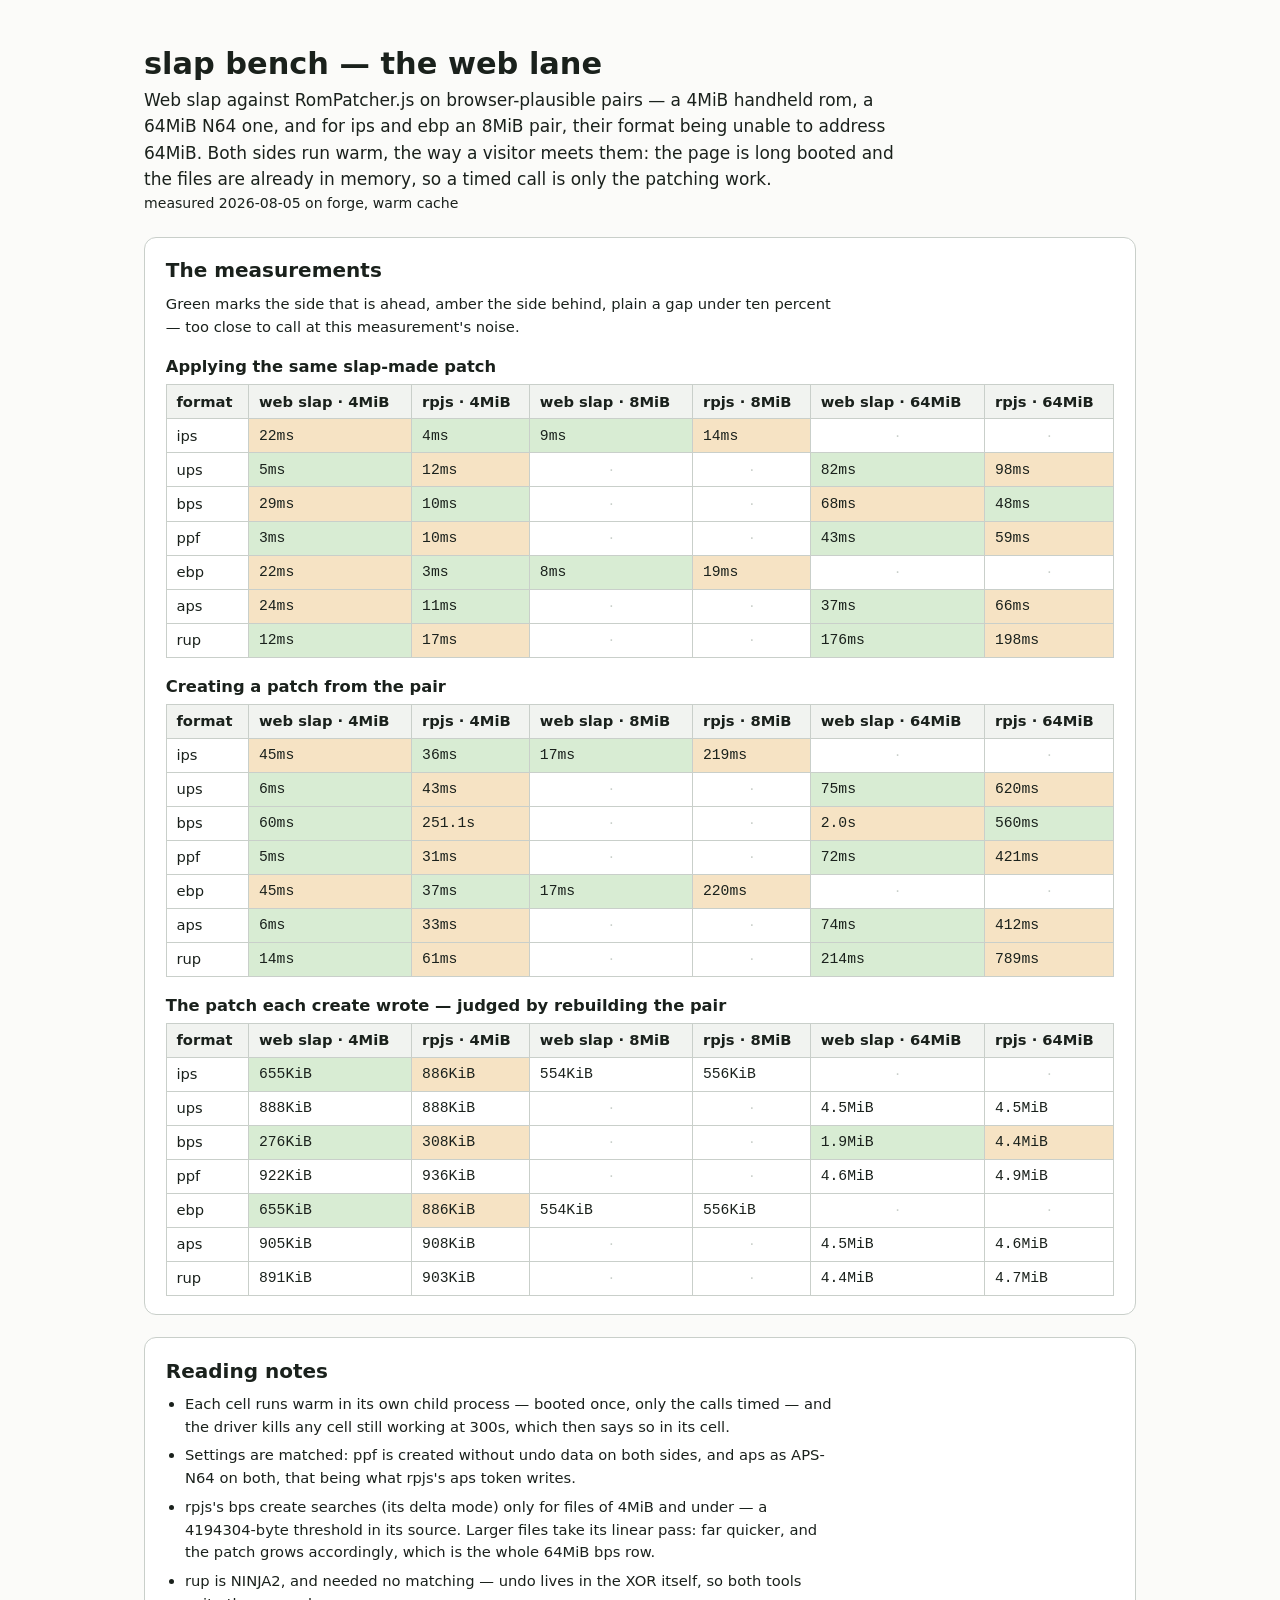
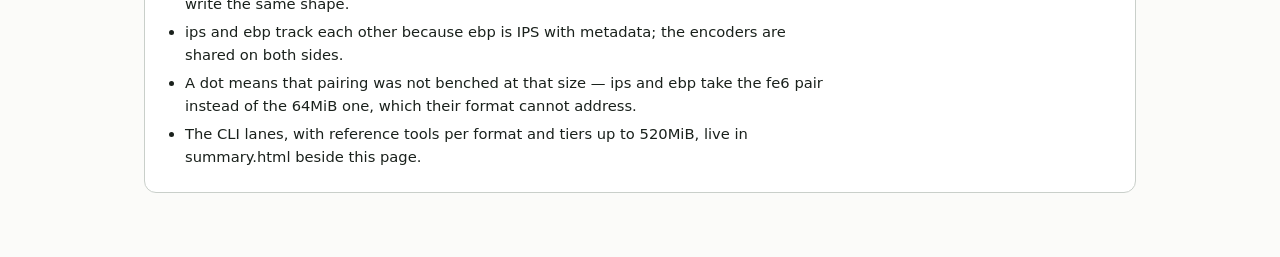
<file: bench/results/summary-web.html>
<!doctype html>
<html lang="en"><head><meta charset="utf-8"><meta name="viewport" content="width=device-width, initial-scale=1">
<title>slap bench — the web lane</title>
<style>
  :root {
    --paper: #FBFBF9; --panel: #FFFFFF; --hairline: #C9CFCA; --ink: #1A211C;
    --ok-ink: #2C4A21; --ok-line: #A8D5A0; --ok-room: #D8ECD3;
    --caution-ink: #6B4715; --caution-line: #EFC98F; --caution-room: #F6E3C4;
  }
  * { box-sizing: border-box; margin: 0; }
  body { background: var(--paper); color: var(--ink); font-family: system-ui, sans-serif;
         font-size: 17px; line-height: 1.55; padding: 2.5rem 1.25rem 4rem; }
  main { max-width: 62rem; margin: 0 auto; display: grid; gap: 1.4rem; }
  h1 { font-size: 1.9rem; font-weight: 800; }
  h2 { font-size: 1.25rem; font-weight: 800; margin-bottom: .4rem; }
  h3 { font-size: 1.02rem; font-weight: 700; margin: 1rem 0 .3rem; }
  h4 { font-size: 1rem; font-weight: 700; margin: 1rem 0 .3rem; }
  p  { max-width: 72ch; }
  .stamp { font-size: .88rem; }
  .card { background: var(--panel); border: 1px solid var(--hairline); border-radius: 12px; padding: 1.1rem 1.3rem; }
  table { border-collapse: collapse; width: 100%; background: var(--panel); font-size: .92rem; }
  th, td { border: 1px solid var(--hairline); padding: .32rem .6rem; text-align: left; vertical-align: top; }
  th { font-weight: 700; background: #F1F3F0; }
  td.number { font-family: ui-monospace, monospace; font-variant-numeric: tabular-nums; white-space: nowrap; }
  td.ahead  { background: var(--ok-room); }
  td.behind { background: var(--caution-room); }
  td.balked { color: var(--caution-ink); background: var(--caution-room); font-size: .88rem; }
  td.absent { color: var(--hairline); text-align: center; }
  .pair .slap-value { display: block; font-family: ui-monospace, monospace; font-variant-numeric: tabular-nums; }
  .pair .rival-value { display: block; font-family: ui-monospace, monospace; font-variant-numeric: tabular-nums;
                       font-size: .82rem; opacity: .85; }
  .table-scroll { overflow-x: auto; }
  details { background: var(--panel); border: 1px solid var(--hairline); border-radius: 12px; padding: .8rem 1.3rem; }
  summary { cursor: pointer; font-size: 1.02rem; }
  details table { font-size: .88rem; }
  .notes { font-size: .92rem; }
  .notes li { margin-bottom: .35rem; }
  ul { padding-left: 1.2rem; max-width: 72ch; }
</style></head><body><main>

<header>
  <h1>slap bench — the web lane</h1>
  <p>Web slap against RomPatcher.js on browser-plausible pairs —
     a 4MiB handheld rom, a 64MiB N64 one, and for ips and ebp an 8MiB pair, their format being unable to address 64MiB.
     Both sides run warm, the way a visitor meets them: the page is long booted and the files are already in memory,
     so a timed call is only the patching work.</p>
  <p class="stamp">measured 2026-08-05 on forge, warm cache</p>
</header>

<div class="card table-scroll">
  <h2>The measurements</h2>
  <p style="font-size:.92rem; margin-bottom:.6rem;">Green marks the side that is ahead, amber the side
     behind, plain a gap under ten percent — too close to call at this measurement's noise.</p>
  <h3>Applying the same slap-made patch</h3>
  <table>
  <thead><tr><th>format</th><th>web slap · 4MiB</th><th>rpjs · 4MiB</th><th>web slap · 8MiB</th><th>rpjs · 8MiB</th><th>web slap · 64MiB</th><th>rpjs · 64MiB</th></tr></thead>
  <tbody>
<tr><td>ips</td><td class="number behind">22ms</td><td class="number ahead">4ms</td><td class="number ahead">9ms</td><td class="number behind">14ms</td><td class="absent">·</td><td class="absent">·</td></tr>
<tr><td>ups</td><td class="number ahead">5ms</td><td class="number behind">12ms</td><td class="absent">·</td><td class="absent">·</td><td class="number ahead">82ms</td><td class="number behind">98ms</td></tr>
<tr><td>bps</td><td class="number behind">29ms</td><td class="number ahead">10ms</td><td class="absent">·</td><td class="absent">·</td><td class="number behind">68ms</td><td class="number ahead">48ms</td></tr>
<tr><td>ppf</td><td class="number ahead">3ms</td><td class="number behind">10ms</td><td class="absent">·</td><td class="absent">·</td><td class="number ahead">43ms</td><td class="number behind">59ms</td></tr>
<tr><td>ebp</td><td class="number behind">22ms</td><td class="number ahead">3ms</td><td class="number ahead">8ms</td><td class="number behind">19ms</td><td class="absent">·</td><td class="absent">·</td></tr>
<tr><td>aps</td><td class="number behind">24ms</td><td class="number ahead">11ms</td><td class="absent">·</td><td class="absent">·</td><td class="number ahead">37ms</td><td class="number behind">66ms</td></tr>
<tr><td>rup</td><td class="number ahead">12ms</td><td class="number behind">17ms</td><td class="absent">·</td><td class="absent">·</td><td class="number ahead">176ms</td><td class="number behind">198ms</td></tr>
  </tbody>
</table>
  <h3>Creating a patch from the pair</h3>
  <table>
  <thead><tr><th>format</th><th>web slap · 4MiB</th><th>rpjs · 4MiB</th><th>web slap · 8MiB</th><th>rpjs · 8MiB</th><th>web slap · 64MiB</th><th>rpjs · 64MiB</th></tr></thead>
  <tbody>
<tr><td>ips</td><td class="number behind">45ms</td><td class="number ahead">36ms</td><td class="number ahead">17ms</td><td class="number behind">219ms</td><td class="absent">·</td><td class="absent">·</td></tr>
<tr><td>ups</td><td class="number ahead">6ms</td><td class="number behind">43ms</td><td class="absent">·</td><td class="absent">·</td><td class="number ahead">75ms</td><td class="number behind">620ms</td></tr>
<tr><td>bps</td><td class="number ahead">60ms</td><td class="number behind">251.1s</td><td class="absent">·</td><td class="absent">·</td><td class="number behind">2.0s</td><td class="number ahead">560ms</td></tr>
<tr><td>ppf</td><td class="number ahead">5ms</td><td class="number behind">31ms</td><td class="absent">·</td><td class="absent">·</td><td class="number ahead">72ms</td><td class="number behind">421ms</td></tr>
<tr><td>ebp</td><td class="number behind">45ms</td><td class="number ahead">37ms</td><td class="number ahead">17ms</td><td class="number behind">220ms</td><td class="absent">·</td><td class="absent">·</td></tr>
<tr><td>aps</td><td class="number ahead">6ms</td><td class="number behind">33ms</td><td class="absent">·</td><td class="absent">·</td><td class="number ahead">74ms</td><td class="number behind">412ms</td></tr>
<tr><td>rup</td><td class="number ahead">14ms</td><td class="number behind">61ms</td><td class="absent">·</td><td class="absent">·</td><td class="number ahead">214ms</td><td class="number behind">789ms</td></tr>
  </tbody>
</table>
  <h3>The patch each create wrote — judged by rebuilding the pair</h3>
  <table>
  <thead><tr><th>format</th><th>web slap · 4MiB</th><th>rpjs · 4MiB</th><th>web slap · 8MiB</th><th>rpjs · 8MiB</th><th>web slap · 64MiB</th><th>rpjs · 64MiB</th></tr></thead>
  <tbody>
<tr><td>ips</td><td class="number ahead">655KiB</td><td class="number behind">886KiB</td><td class="number ">554KiB</td><td class="number ">556KiB</td><td class="absent">·</td><td class="absent">·</td></tr>
<tr><td>ups</td><td class="number ">888KiB</td><td class="number ">888KiB</td><td class="absent">·</td><td class="absent">·</td><td class="number ">4.5MiB</td><td class="number ">4.5MiB</td></tr>
<tr><td>bps</td><td class="number ahead">276KiB</td><td class="number behind">308KiB</td><td class="absent">·</td><td class="absent">·</td><td class="number ahead">1.9MiB</td><td class="number behind">4.4MiB</td></tr>
<tr><td>ppf</td><td class="number ">922KiB</td><td class="number ">936KiB</td><td class="absent">·</td><td class="absent">·</td><td class="number ">4.6MiB</td><td class="number ">4.9MiB</td></tr>
<tr><td>ebp</td><td class="number ahead">655KiB</td><td class="number behind">886KiB</td><td class="number ">554KiB</td><td class="number ">556KiB</td><td class="absent">·</td><td class="absent">·</td></tr>
<tr><td>aps</td><td class="number ">905KiB</td><td class="number ">908KiB</td><td class="absent">·</td><td class="absent">·</td><td class="number ">4.5MiB</td><td class="number ">4.6MiB</td></tr>
<tr><td>rup</td><td class="number ">891KiB</td><td class="number ">903KiB</td><td class="absent">·</td><td class="absent">·</td><td class="number ">4.4MiB</td><td class="number ">4.7MiB</td></tr>
  </tbody>
</table>
</div>

<div class="card">
  <h2>Reading notes</h2>
  <ul class="notes">
    <li>Each cell runs warm in its own child process — booted once, only the calls timed — and the
        driver kills any cell still working at 300s, which then says so in its cell.</li>
    <li>Settings are matched: ppf is created without undo data on both sides, and aps as APS-N64
        on both, that being what rpjs's aps token writes.</li>
    <li>rpjs's bps create searches (its delta mode) only for files of 4MiB and under — a 4194304-byte
        threshold in its source. Larger files take its linear pass: far quicker, and the patch grows
        accordingly, which is the whole 64MiB bps row.</li>
    <li>rup is NINJA2, and needed no matching — undo lives in the XOR itself, so both tools
        write the same shape.</li>
    <li>ips and ebp track each other because ebp is IPS with metadata; the encoders are shared on both sides.</li>
    <li>A dot means that pairing was not benched at that size — ips and ebp take the fe6 pair
        instead of the 64MiB one, which their format cannot address.</li>
    <li>The CLI lanes, with reference tools per format and tiers up to 520MiB, live in summary.html
        beside this page.</li>
  </ul>
</div>
</main></body></html>
</file>
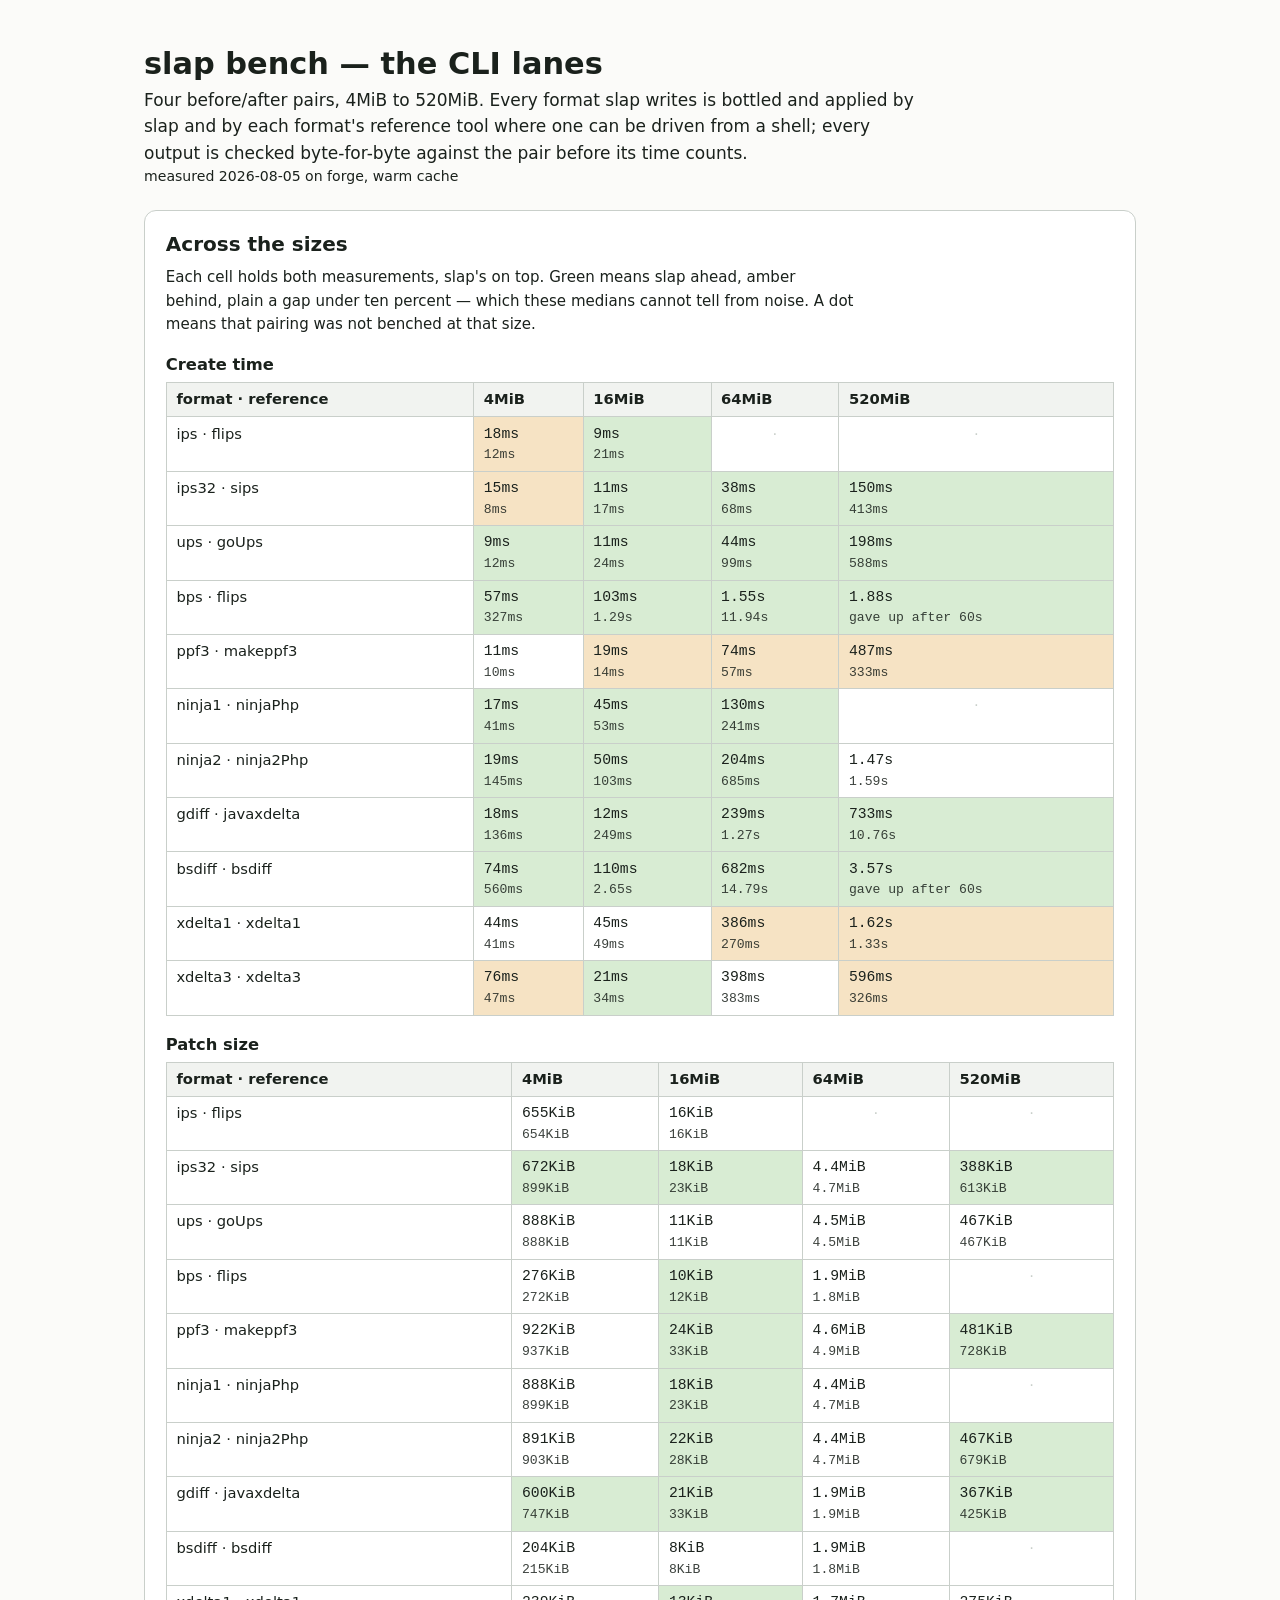
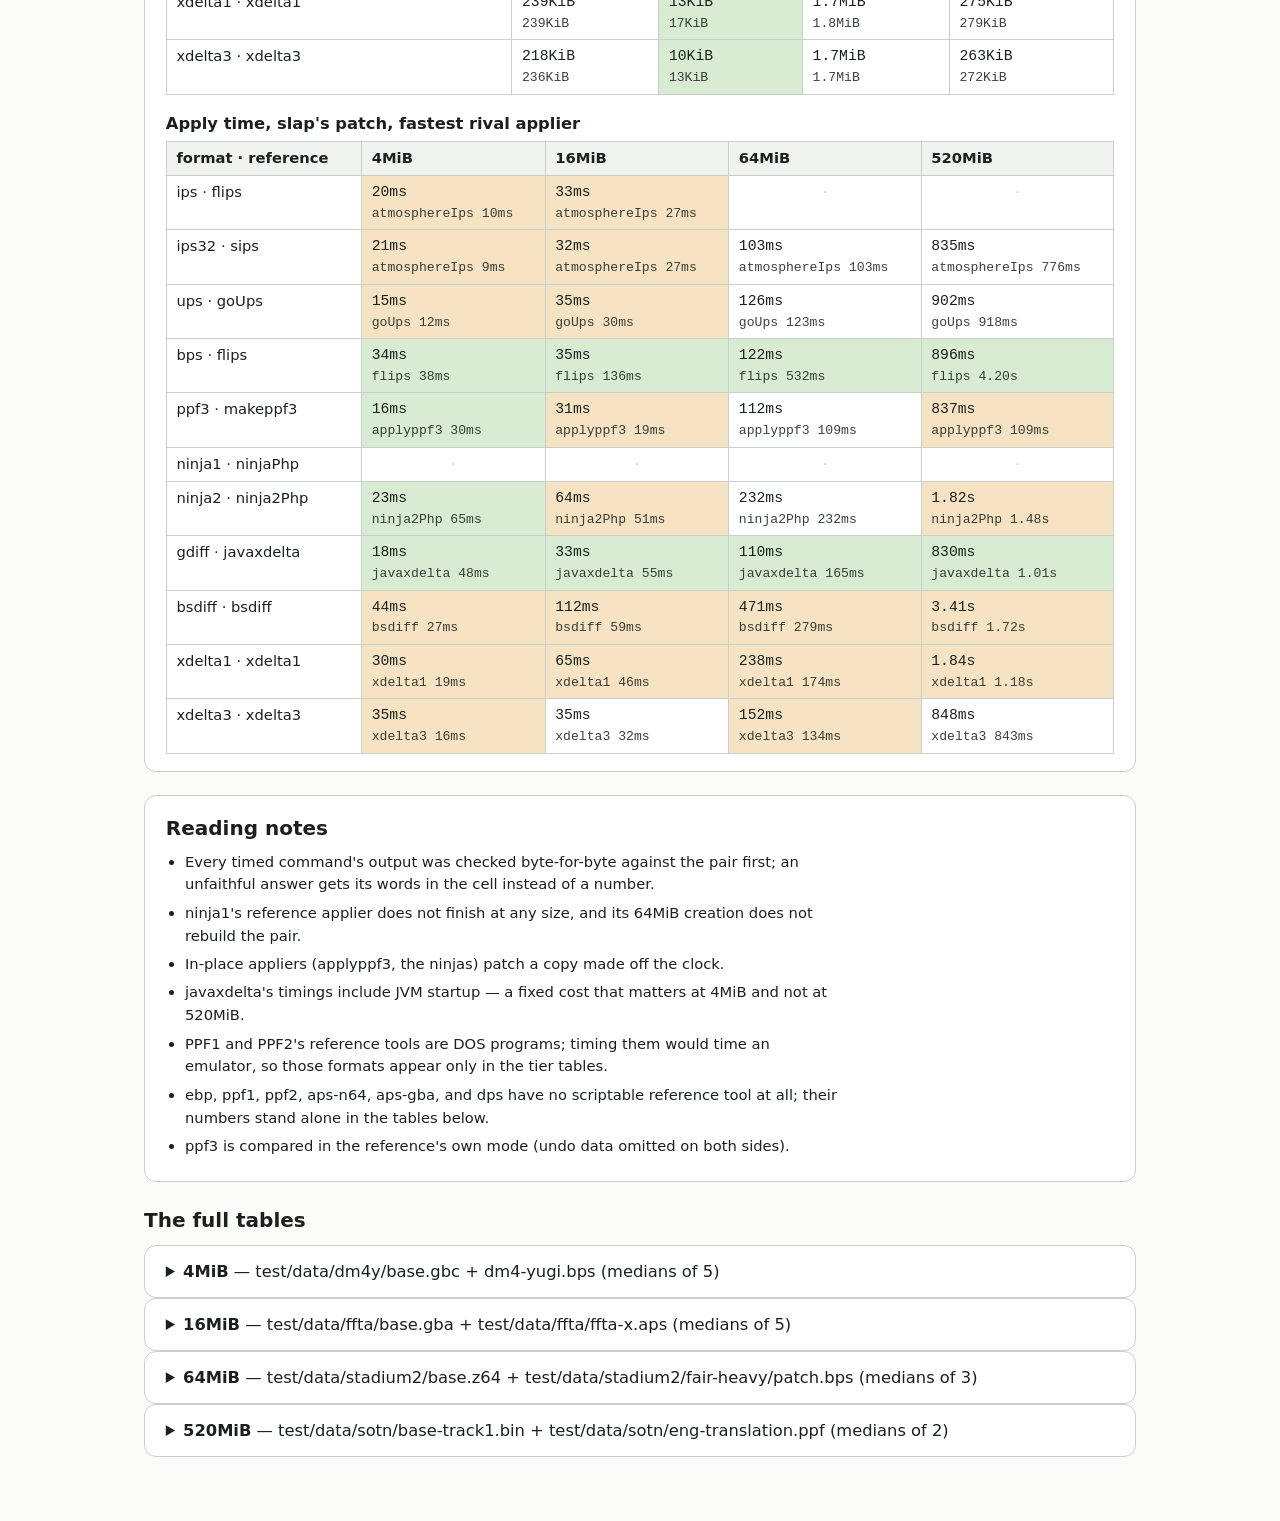
<file: bench/results/summary.html>
<!doctype html>
<html lang="en"><head><meta charset="utf-8"><meta name="viewport" content="width=device-width, initial-scale=1">
<title>slap bench — the CLI lanes</title>
<style>
  :root {
    --paper: #FBFBF9; --panel: #FFFFFF; --hairline: #C9CFCA; --ink: #1A211C;
    --ok-ink: #2C4A21; --ok-line: #A8D5A0; --ok-room: #D8ECD3;
    --caution-ink: #6B4715; --caution-line: #EFC98F; --caution-room: #F6E3C4;
  }
  * { box-sizing: border-box; margin: 0; }
  body { background: var(--paper); color: var(--ink); font-family: system-ui, sans-serif;
         font-size: 17px; line-height: 1.55; padding: 2.5rem 1.25rem 4rem; }
  main { max-width: 62rem; margin: 0 auto; display: grid; gap: 1.4rem; }
  h1 { font-size: 1.9rem; font-weight: 800; }
  h2 { font-size: 1.25rem; font-weight: 800; margin-bottom: .4rem; }
  h3 { font-size: 1.02rem; font-weight: 700; margin: 1rem 0 .3rem; }
  h4 { font-size: 1rem; font-weight: 700; margin: 1rem 0 .3rem; }
  p  { max-width: 72ch; }
  .stamp { font-size: .88rem; }
  .card { background: var(--panel); border: 1px solid var(--hairline); border-radius: 12px; padding: 1.1rem 1.3rem; }
  table { border-collapse: collapse; width: 100%; background: var(--panel); font-size: .92rem; }
  th, td { border: 1px solid var(--hairline); padding: .32rem .6rem; text-align: left; vertical-align: top; }
  th { font-weight: 700; background: #F1F3F0; }
  td.number { font-family: ui-monospace, monospace; font-variant-numeric: tabular-nums; white-space: nowrap; }
  td.ahead  { background: var(--ok-room); }
  td.behind { background: var(--caution-room); }
  td.balked { color: var(--caution-ink); background: var(--caution-room); font-size: .88rem; }
  td.absent { color: var(--hairline); text-align: center; }
  .pair .slap-value { display: block; font-family: ui-monospace, monospace; font-variant-numeric: tabular-nums; }
  .pair .rival-value { display: block; font-family: ui-monospace, monospace; font-variant-numeric: tabular-nums;
                       font-size: .82rem; opacity: .85; }
  .table-scroll { overflow-x: auto; }
  details { background: var(--panel); border: 1px solid var(--hairline); border-radius: 12px; padding: .8rem 1.3rem; }
  summary { cursor: pointer; font-size: 1.02rem; }
  details table { font-size: .88rem; }
  .notes { font-size: .92rem; }
  .notes li { margin-bottom: .35rem; }
  ul { padding-left: 1.2rem; max-width: 72ch; }
</style></head><body><main>

<header>
  <h1>slap bench — the CLI lanes</h1>
  <p>Four before/after pairs, 4MiB to 520MiB. Every format slap writes is bottled and applied by slap
     and by each format's reference tool where one can be driven from a shell; every output is checked
     byte-for-byte against the pair before its time counts.</p>
  <p class="stamp">measured 2026-08-05 on forge, warm cache</p>
</header>

<div class="card table-scroll">
  <h2>Across the sizes</h2>
  <p style="font-size:.94rem;">Each cell holds both measurements, slap's on top. Green means slap ahead,
     amber behind, plain a gap under ten percent — which these medians cannot tell from noise.
     A dot means that pairing was not benched at that size.</p>
  <h3>Create time</h3>
  <table>
<thead><tr><th>format · reference</th><th>4MiB</th><th>16MiB</th><th>64MiB</th><th>520MiB</th></tr></thead>
<tbody><tr><td>ips · flips</td><td class="pair behind"><span class="slap-value">18ms</span><span class="rival-value">12ms</span></td><td class="pair ahead"><span class="slap-value">9ms</span><span class="rival-value">21ms</span></td><td class="absent">·</td><td class="absent">·</td></tr>
<tr><td>ips32 · sips</td><td class="pair behind"><span class="slap-value">15ms</span><span class="rival-value">8ms</span></td><td class="pair ahead"><span class="slap-value">11ms</span><span class="rival-value">17ms</span></td><td class="pair ahead"><span class="slap-value">38ms</span><span class="rival-value">68ms</span></td><td class="pair ahead"><span class="slap-value">150ms</span><span class="rival-value">413ms</span></td></tr>
<tr><td>ups · goUps</td><td class="pair ahead"><span class="slap-value">9ms</span><span class="rival-value">12ms</span></td><td class="pair ahead"><span class="slap-value">11ms</span><span class="rival-value">24ms</span></td><td class="pair ahead"><span class="slap-value">44ms</span><span class="rival-value">99ms</span></td><td class="pair ahead"><span class="slap-value">198ms</span><span class="rival-value">588ms</span></td></tr>
<tr><td>bps · flips</td><td class="pair ahead"><span class="slap-value">57ms</span><span class="rival-value">327ms</span></td><td class="pair ahead"><span class="slap-value">103ms</span><span class="rival-value">1.29s</span></td><td class="pair ahead"><span class="slap-value">1.55s</span><span class="rival-value">11.94s</span></td><td class="pair ahead"><span class="slap-value">1.88s</span><span class="rival-value">gave up after 60s</span></td></tr>
<tr><td>ppf3 · makeppf3</td><td class="pair "><span class="slap-value">11ms</span><span class="rival-value">10ms</span></td><td class="pair behind"><span class="slap-value">19ms</span><span class="rival-value">14ms</span></td><td class="pair behind"><span class="slap-value">74ms</span><span class="rival-value">57ms</span></td><td class="pair behind"><span class="slap-value">487ms</span><span class="rival-value">333ms</span></td></tr>
<tr><td>ninja1 · ninjaPhp</td><td class="pair ahead"><span class="slap-value">17ms</span><span class="rival-value">41ms</span></td><td class="pair ahead"><span class="slap-value">45ms</span><span class="rival-value">53ms</span></td><td class="pair ahead"><span class="slap-value">130ms</span><span class="rival-value">241ms</span></td><td class="absent">·</td></tr>
<tr><td>ninja2 · ninja2Php</td><td class="pair ahead"><span class="slap-value">19ms</span><span class="rival-value">145ms</span></td><td class="pair ahead"><span class="slap-value">50ms</span><span class="rival-value">103ms</span></td><td class="pair ahead"><span class="slap-value">204ms</span><span class="rival-value">685ms</span></td><td class="pair "><span class="slap-value">1.47s</span><span class="rival-value">1.59s</span></td></tr>
<tr><td>gdiff · javaxdelta</td><td class="pair ahead"><span class="slap-value">18ms</span><span class="rival-value">136ms</span></td><td class="pair ahead"><span class="slap-value">12ms</span><span class="rival-value">249ms</span></td><td class="pair ahead"><span class="slap-value">239ms</span><span class="rival-value">1.27s</span></td><td class="pair ahead"><span class="slap-value">733ms</span><span class="rival-value">10.76s</span></td></tr>
<tr><td>bsdiff · bsdiff</td><td class="pair ahead"><span class="slap-value">74ms</span><span class="rival-value">560ms</span></td><td class="pair ahead"><span class="slap-value">110ms</span><span class="rival-value">2.65s</span></td><td class="pair ahead"><span class="slap-value">682ms</span><span class="rival-value">14.79s</span></td><td class="pair ahead"><span class="slap-value">3.57s</span><span class="rival-value">gave up after 60s</span></td></tr>
<tr><td>xdelta1 · xdelta1</td><td class="pair "><span class="slap-value">44ms</span><span class="rival-value">41ms</span></td><td class="pair "><span class="slap-value">45ms</span><span class="rival-value">49ms</span></td><td class="pair behind"><span class="slap-value">386ms</span><span class="rival-value">270ms</span></td><td class="pair behind"><span class="slap-value">1.62s</span><span class="rival-value">1.33s</span></td></tr>
<tr><td>xdelta3 · xdelta3</td><td class="pair behind"><span class="slap-value">76ms</span><span class="rival-value">47ms</span></td><td class="pair ahead"><span class="slap-value">21ms</span><span class="rival-value">34ms</span></td><td class="pair "><span class="slap-value">398ms</span><span class="rival-value">383ms</span></td><td class="pair behind"><span class="slap-value">596ms</span><span class="rival-value">326ms</span></td></tr></tbody></table>
  <h3>Patch size</h3>
  <table>
<thead><tr><th>format · reference</th><th>4MiB</th><th>16MiB</th><th>64MiB</th><th>520MiB</th></tr></thead>
<tbody><tr><td>ips · flips</td><td class="pair "><span class="slap-value">655KiB</span><span class="rival-value">654KiB</span></td><td class="pair "><span class="slap-value">16KiB</span><span class="rival-value">16KiB</span></td><td class="absent">·</td><td class="absent">·</td></tr>
<tr><td>ips32 · sips</td><td class="pair ahead"><span class="slap-value">672KiB</span><span class="rival-value">899KiB</span></td><td class="pair ahead"><span class="slap-value">18KiB</span><span class="rival-value">23KiB</span></td><td class="pair "><span class="slap-value">4.4MiB</span><span class="rival-value">4.7MiB</span></td><td class="pair ahead"><span class="slap-value">388KiB</span><span class="rival-value">613KiB</span></td></tr>
<tr><td>ups · goUps</td><td class="pair "><span class="slap-value">888KiB</span><span class="rival-value">888KiB</span></td><td class="pair "><span class="slap-value">11KiB</span><span class="rival-value">11KiB</span></td><td class="pair "><span class="slap-value">4.5MiB</span><span class="rival-value">4.5MiB</span></td><td class="pair "><span class="slap-value">467KiB</span><span class="rival-value">467KiB</span></td></tr>
<tr><td>bps · flips</td><td class="pair "><span class="slap-value">276KiB</span><span class="rival-value">272KiB</span></td><td class="pair ahead"><span class="slap-value">10KiB</span><span class="rival-value">12KiB</span></td><td class="pair "><span class="slap-value">1.9MiB</span><span class="rival-value">1.8MiB</span></td><td class="absent">·</td></tr>
<tr><td>ppf3 · makeppf3</td><td class="pair "><span class="slap-value">922KiB</span><span class="rival-value">937KiB</span></td><td class="pair ahead"><span class="slap-value">24KiB</span><span class="rival-value">33KiB</span></td><td class="pair "><span class="slap-value">4.6MiB</span><span class="rival-value">4.9MiB</span></td><td class="pair ahead"><span class="slap-value">481KiB</span><span class="rival-value">728KiB</span></td></tr>
<tr><td>ninja1 · ninjaPhp</td><td class="pair "><span class="slap-value">888KiB</span><span class="rival-value">899KiB</span></td><td class="pair ahead"><span class="slap-value">18KiB</span><span class="rival-value">23KiB</span></td><td class="pair "><span class="slap-value">4.4MiB</span><span class="rival-value">4.7MiB</span></td><td class="absent">·</td></tr>
<tr><td>ninja2 · ninja2Php</td><td class="pair "><span class="slap-value">891KiB</span><span class="rival-value">903KiB</span></td><td class="pair ahead"><span class="slap-value">22KiB</span><span class="rival-value">28KiB</span></td><td class="pair "><span class="slap-value">4.4MiB</span><span class="rival-value">4.7MiB</span></td><td class="pair ahead"><span class="slap-value">467KiB</span><span class="rival-value">679KiB</span></td></tr>
<tr><td>gdiff · javaxdelta</td><td class="pair ahead"><span class="slap-value">600KiB</span><span class="rival-value">747KiB</span></td><td class="pair ahead"><span class="slap-value">21KiB</span><span class="rival-value">33KiB</span></td><td class="pair "><span class="slap-value">1.9MiB</span><span class="rival-value">1.9MiB</span></td><td class="pair ahead"><span class="slap-value">367KiB</span><span class="rival-value">425KiB</span></td></tr>
<tr><td>bsdiff · bsdiff</td><td class="pair "><span class="slap-value">204KiB</span><span class="rival-value">215KiB</span></td><td class="pair "><span class="slap-value">8KiB</span><span class="rival-value">8KiB</span></td><td class="pair "><span class="slap-value">1.9MiB</span><span class="rival-value">1.8MiB</span></td><td class="absent">·</td></tr>
<tr><td>xdelta1 · xdelta1</td><td class="pair "><span class="slap-value">239KiB</span><span class="rival-value">239KiB</span></td><td class="pair ahead"><span class="slap-value">13KiB</span><span class="rival-value">17KiB</span></td><td class="pair "><span class="slap-value">1.7MiB</span><span class="rival-value">1.8MiB</span></td><td class="pair "><span class="slap-value">275KiB</span><span class="rival-value">279KiB</span></td></tr>
<tr><td>xdelta3 · xdelta3</td><td class="pair "><span class="slap-value">218KiB</span><span class="rival-value">236KiB</span></td><td class="pair ahead"><span class="slap-value">10KiB</span><span class="rival-value">13KiB</span></td><td class="pair "><span class="slap-value">1.7MiB</span><span class="rival-value">1.7MiB</span></td><td class="pair "><span class="slap-value">263KiB</span><span class="rival-value">272KiB</span></td></tr></tbody></table>
  <h3>Apply time, slap's patch, fastest rival applier</h3>
  <table>
<thead><tr><th>format · reference</th><th>4MiB</th><th>16MiB</th><th>64MiB</th><th>520MiB</th></tr></thead>
<tbody><tr><td>ips · flips</td><td class="pair behind"><span class="slap-value">20ms</span><span class="rival-value">atmosphereIps 10ms</span></td><td class="pair behind"><span class="slap-value">33ms</span><span class="rival-value">atmosphereIps 27ms</span></td><td class="absent">·</td><td class="absent">·</td></tr>
<tr><td>ips32 · sips</td><td class="pair behind"><span class="slap-value">21ms</span><span class="rival-value">atmosphereIps 9ms</span></td><td class="pair behind"><span class="slap-value">32ms</span><span class="rival-value">atmosphereIps 27ms</span></td><td class="pair "><span class="slap-value">103ms</span><span class="rival-value">atmosphereIps 103ms</span></td><td class="pair "><span class="slap-value">835ms</span><span class="rival-value">atmosphereIps 776ms</span></td></tr>
<tr><td>ups · goUps</td><td class="pair behind"><span class="slap-value">15ms</span><span class="rival-value">goUps 12ms</span></td><td class="pair behind"><span class="slap-value">35ms</span><span class="rival-value">goUps 30ms</span></td><td class="pair "><span class="slap-value">126ms</span><span class="rival-value">goUps 123ms</span></td><td class="pair "><span class="slap-value">902ms</span><span class="rival-value">goUps 918ms</span></td></tr>
<tr><td>bps · flips</td><td class="pair ahead"><span class="slap-value">34ms</span><span class="rival-value">flips 38ms</span></td><td class="pair ahead"><span class="slap-value">35ms</span><span class="rival-value">flips 136ms</span></td><td class="pair ahead"><span class="slap-value">122ms</span><span class="rival-value">flips 532ms</span></td><td class="pair ahead"><span class="slap-value">896ms</span><span class="rival-value">flips 4.20s</span></td></tr>
<tr><td>ppf3 · makeppf3</td><td class="pair ahead"><span class="slap-value">16ms</span><span class="rival-value">applyppf3 30ms</span></td><td class="pair behind"><span class="slap-value">31ms</span><span class="rival-value">applyppf3 19ms</span></td><td class="pair "><span class="slap-value">112ms</span><span class="rival-value">applyppf3 109ms</span></td><td class="pair behind"><span class="slap-value">837ms</span><span class="rival-value">applyppf3 109ms</span></td></tr>
<tr><td>ninja1 · ninjaPhp</td><td class="absent">·</td><td class="absent">·</td><td class="absent">·</td><td class="absent">·</td></tr>
<tr><td>ninja2 · ninja2Php</td><td class="pair ahead"><span class="slap-value">23ms</span><span class="rival-value">ninja2Php 65ms</span></td><td class="pair behind"><span class="slap-value">64ms</span><span class="rival-value">ninja2Php 51ms</span></td><td class="pair "><span class="slap-value">232ms</span><span class="rival-value">ninja2Php 232ms</span></td><td class="pair behind"><span class="slap-value">1.82s</span><span class="rival-value">ninja2Php 1.48s</span></td></tr>
<tr><td>gdiff · javaxdelta</td><td class="pair ahead"><span class="slap-value">18ms</span><span class="rival-value">javaxdelta 48ms</span></td><td class="pair ahead"><span class="slap-value">33ms</span><span class="rival-value">javaxdelta 55ms</span></td><td class="pair ahead"><span class="slap-value">110ms</span><span class="rival-value">javaxdelta 165ms</span></td><td class="pair ahead"><span class="slap-value">830ms</span><span class="rival-value">javaxdelta 1.01s</span></td></tr>
<tr><td>bsdiff · bsdiff</td><td class="pair behind"><span class="slap-value">44ms</span><span class="rival-value">bsdiff 27ms</span></td><td class="pair behind"><span class="slap-value">112ms</span><span class="rival-value">bsdiff 59ms</span></td><td class="pair behind"><span class="slap-value">471ms</span><span class="rival-value">bsdiff 279ms</span></td><td class="pair behind"><span class="slap-value">3.41s</span><span class="rival-value">bsdiff 1.72s</span></td></tr>
<tr><td>xdelta1 · xdelta1</td><td class="pair behind"><span class="slap-value">30ms</span><span class="rival-value">xdelta1 19ms</span></td><td class="pair behind"><span class="slap-value">65ms</span><span class="rival-value">xdelta1 46ms</span></td><td class="pair behind"><span class="slap-value">238ms</span><span class="rival-value">xdelta1 174ms</span></td><td class="pair behind"><span class="slap-value">1.84s</span><span class="rival-value">xdelta1 1.18s</span></td></tr>
<tr><td>xdelta3 · xdelta3</td><td class="pair behind"><span class="slap-value">35ms</span><span class="rival-value">xdelta3 16ms</span></td><td class="pair "><span class="slap-value">35ms</span><span class="rival-value">xdelta3 32ms</span></td><td class="pair behind"><span class="slap-value">152ms</span><span class="rival-value">xdelta3 134ms</span></td><td class="pair "><span class="slap-value">848ms</span><span class="rival-value">xdelta3 843ms</span></td></tr></tbody></table>
</div>

<div class="card">
  <h2>Reading notes</h2>
  <ul class="notes">
    <li>Every timed command's output was checked byte-for-byte against the pair first;
        an unfaithful answer gets its words in the cell instead of a number.</li>
    <li>ninja1's reference applier does not finish at any size, and its 64MiB creation does not rebuild the pair.</li>
    <li>In-place appliers (applyppf3, the ninjas) patch a copy made off the clock.</li>
    <li>javaxdelta's timings include JVM startup — a fixed cost that matters at 4MiB and not at 520MiB.</li>
    <li>PPF1 and PPF2's reference tools are DOS programs; timing them would time an emulator,
        so those formats appear only in the tier tables.</li>
    <li>ebp, ppf1, ppf2, aps-n64, aps-gba, and dps have no scriptable reference tool at all;
        their numbers stand alone in the tables below.</li>
    <li>ppf3 is compared in the reference's own mode (undo data omitted on both sides).</li>
  </ul>
</div>
<section>
  <h2 style="margin-bottom:.6rem;">The full tables</h2>
  <details><summary><strong>4MiB</strong> — test/data/dm4y/base.gbc + dm4-yugi.bps
  (medians of 5)</summary>
<h4>ips</h4>
<table><thead><tr><th>creator</th><th>create</th><th>patch</th><th>apply: slap</th><th>apply: flips</th><th>apply: atmosphereIps</th></tr></thead>
<tbody><tr><td>slap</td><td class="number">18ms</td><td class="number">655KiB</td><td class="number">20ms</td><td class="number">10ms</td><td class="number">10ms</td></tr>
<tr><td>flips</td><td class="number">12ms</td><td class="number">654KiB</td><td class="number">21ms</td><td class="number">10ms</td><td class="number">9ms</td></tr></tbody></table>
<h4>ips32</h4>
<table><thead><tr><th>creator</th><th>create</th><th>patch</th><th>apply: slap</th><th>apply: atmosphereIps</th></tr></thead>
<tbody><tr><td>slap</td><td class="number">15ms</td><td class="number">672KiB</td><td class="number">21ms</td><td class="number">9ms</td></tr>
<tr><td>sips</td><td class="number">8ms</td><td class="number">899KiB</td><td class="number">15ms</td><td class="number">9ms</td></tr></tbody></table>
<h4>ebp</h4>
<table><thead><tr><th>creator</th><th>create</th><th>patch</th><th>apply: slap</th></tr></thead>
<tbody><tr><td>slap</td><td class="number">16ms</td><td class="number">655KiB</td><td class="number">22ms</td></tr></tbody></table>
<h4>ups</h4>
<table><thead><tr><th>creator</th><th>create</th><th>patch</th><th>apply: slap</th><th>apply: flips</th><th>apply: goUps</th></tr></thead>
<tbody><tr><td>slap</td><td class="number">9ms</td><td class="number">888KiB</td><td class="number">15ms</td><td class="number">39ms</td><td class="number">12ms</td></tr>
<tr><td>goUps</td><td class="number">12ms</td><td class="number">888KiB</td><td class="number">16ms</td><td class="number">39ms</td><td class="number">12ms</td></tr></tbody></table>
<h4>aps-gba</h4>
<table><thead><tr><th>creator</th><th>create</th><th>patch</th><th>apply: slap</th></tr></thead>
<tbody><tr><td>slap</td><td class="number">24ms</td><td class="number">1.8MiB</td><td class="number">29ms</td></tr></tbody></table>
<h4>bps</h4>
<table><thead><tr><th>creator</th><th>create</th><th>patch</th><th>apply: slap</th><th>apply: flips</th></tr></thead>
<tbody><tr><td>slap</td><td class="number">57ms</td><td class="number">276KiB</td><td class="number">34ms</td><td class="number">38ms</td></tr>
<tr><td>flips</td><td class="number">327ms</td><td class="number">272KiB</td><td class="number">28ms</td><td class="number">38ms</td></tr></tbody></table>
<h4>ppf1</h4>
<table><thead><tr><th>creator</th><th>create</th><th>patch</th><th>apply: slap</th></tr></thead>
<tbody><tr><td>slap</td><td class="number">10ms</td><td class="number">905KiB</td><td class="number">15ms</td></tr></tbody></table>
<h4>ppf2</h4>
<table><thead><tr><th>creator</th><th>create</th><th>patch</th><th>apply: slap</th></tr></thead>
<tbody><tr><td>slap</td><td class="number">10ms</td><td class="number">906KiB</td><td class="number">15ms</td></tr></tbody></table>
<h4>ppf3</h4>
<table><thead><tr><th>creator</th><th>create</th><th>patch</th><th>apply: slap</th><th>apply: applyppf3</th></tr></thead>
<tbody><tr><td>slap</td><td class="number">12ms</td><td class="number">1.8MiB</td><td class="number">15ms</td><td class="number">31ms</td></tr>
<tr><td>slap-no-undo</td><td class="number">11ms</td><td class="number">922KiB</td><td class="number">16ms</td><td class="number">30ms</td></tr>
<tr><td>makeppf3</td><td class="number">10ms</td><td class="number">937KiB</td><td class="number">16ms</td><td class="number">38ms</td></tr></tbody></table>
<h4>ninja1</h4>
<table><thead><tr><th>creator</th><th>create</th><th>patch</th><th>apply: slap</th><th>apply: ninjaPhp</th></tr></thead>
<tbody><tr><td>slap</td><td class="number">17ms</td><td class="number">888KiB</td><td class="number">21ms</td><td class="balked">✗ gave up after 15s</td></tr>
<tr><td>ninjaPhp</td><td class="number">41ms</td><td class="number">899KiB</td><td class="number">22ms</td><td class="balked">✗ gave up after 15s</td></tr></tbody></table>
<h4>ninja2</h4>
<table><thead><tr><th>creator</th><th>create</th><th>patch</th><th>apply: slap</th><th>apply: ninja2Php</th></tr></thead>
<tbody><tr><td>slap</td><td class="number">19ms</td><td class="number">891KiB</td><td class="number">23ms</td><td class="number">65ms</td></tr>
<tr><td>ninja2Php</td><td class="number">145ms</td><td class="number">903KiB</td><td class="number">25ms</td><td class="number">65ms</td></tr></tbody></table>
<h4>dps</h4>
<table><thead><tr><th>creator</th><th>create</th><th>patch</th><th>apply: slap</th></tr></thead>
<tbody><tr><td>slap</td><td class="number">11ms</td><td class="number">898KiB</td><td class="number">14ms</td></tr></tbody></table>
<h4>gdiff</h4>
<table><thead><tr><th>creator</th><th>create</th><th>patch</th><th>apply: slap</th><th>apply: javaxdelta</th></tr></thead>
<tbody><tr><td>slap</td><td class="number">18ms</td><td class="number">600KiB</td><td class="number">18ms</td><td class="number">48ms</td></tr>
<tr><td>javaxdelta</td><td class="number">136ms</td><td class="number">747KiB</td><td class="number">22ms</td><td class="number">61ms</td></tr></tbody></table>
<h4>bsdiff</h4>
<table><thead><tr><th>creator</th><th>create</th><th>patch</th><th>apply: slap</th><th>apply: bsdiff</th></tr></thead>
<tbody><tr><td>slap</td><td class="number">74ms</td><td class="number">204KiB</td><td class="number">44ms</td><td class="number">27ms</td></tr>
<tr><td>bsdiff</td><td class="number">560ms</td><td class="number">215KiB</td><td class="number">44ms</td><td class="number">29ms</td></tr></tbody></table>
<h4>xdelta1</h4>
<table><thead><tr><th>creator</th><th>create</th><th>patch</th><th>apply: slap</th><th>apply: xdelta1</th></tr></thead>
<tbody><tr><td>slap</td><td class="number">44ms</td><td class="number">239KiB</td><td class="number">30ms</td><td class="number">19ms</td></tr>
<tr><td>xdelta1</td><td class="number">41ms</td><td class="number">239KiB</td><td class="number">31ms</td><td class="number">19ms</td></tr></tbody></table>
<h4>xdelta3</h4>
<table><thead><tr><th>creator</th><th>create</th><th>patch</th><th>apply: slap</th><th>apply: xdelta3</th></tr></thead>
<tbody><tr><td>slap</td><td class="number">76ms</td><td class="number">218KiB</td><td class="number">35ms</td><td class="number">16ms</td></tr>
<tr><td>xdelta3</td><td class="number">47ms</td><td class="number">236KiB</td><td class="number">43ms</td><td class="number">16ms</td></tr></tbody></table>
<h4>rfc-vcdiff</h4>
<table><thead><tr><th>creator</th><th>create</th><th>patch</th><th>apply: slap</th><th>apply: xdelta3</th></tr></thead>
<tbody><tr><td>slap</td><td class="number">161ms</td><td class="number">318KiB</td><td class="number">25ms</td><td class="balked">✗ xdelta3: VCD_CODETABLE support was removed: XD3_UNIMPLEMENTED</td></tr></tbody></table>
</details>
<details><summary><strong>16MiB</strong> — test/data/ffta/base.gba + test/data/ffta/ffta-x.aps
  (medians of 5)</summary>
<h4>ips</h4>
<table><thead><tr><th>creator</th><th>create</th><th>patch</th><th>apply: slap</th><th>apply: flips</th><th>apply: atmosphereIps</th></tr></thead>
<tbody><tr><td>slap</td><td class="number">9ms</td><td class="number">16KiB</td><td class="number">33ms</td><td class="number">30ms</td><td class="number">27ms</td></tr>
<tr><td>flips</td><td class="number">21ms</td><td class="number">16KiB</td><td class="number">32ms</td><td class="number">31ms</td><td class="number">27ms</td></tr></tbody></table>
<h4>ips32</h4>
<table><thead><tr><th>creator</th><th>create</th><th>patch</th><th>apply: slap</th><th>apply: atmosphereIps</th></tr></thead>
<tbody><tr><td>slap</td><td class="number">11ms</td><td class="number">18KiB</td><td class="number">32ms</td><td class="number">27ms</td></tr>
<tr><td>sips</td><td class="number">17ms</td><td class="number">23KiB</td><td class="number">34ms</td><td class="number">27ms</td></tr></tbody></table>
<h4>ebp</h4>
<table><thead><tr><th>creator</th><th>create</th><th>patch</th><th>apply: slap</th></tr></thead>
<tbody><tr><td>slap</td><td class="number">11ms</td><td class="number">17KiB</td><td class="number">34ms</td></tr></tbody></table>
<h4>ups</h4>
<table><thead><tr><th>creator</th><th>create</th><th>patch</th><th>apply: slap</th><th>apply: flips</th><th>apply: goUps</th></tr></thead>
<tbody><tr><td>slap</td><td class="number">11ms</td><td class="number">11KiB</td><td class="number">35ms</td><td class="number">137ms</td><td class="number">30ms</td></tr>
<tr><td>goUps</td><td class="number">24ms</td><td class="number">11KiB</td><td class="number">33ms</td><td class="number">138ms</td><td class="number">30ms</td></tr></tbody></table>
<h4>aps-gba</h4>
<table><thead><tr><th>creator</th><th>create</th><th>patch</th><th>apply: slap</th></tr></thead>
<tbody><tr><td>slap</td><td class="number">13ms</td><td class="number">768KiB</td><td class="number">38ms</td></tr></tbody></table>
<h4>bps</h4>
<table><thead><tr><th>creator</th><th>create</th><th>patch</th><th>apply: slap</th><th>apply: flips</th></tr></thead>
<tbody><tr><td>slap</td><td class="number">103ms</td><td class="number">10KiB</td><td class="number">35ms</td><td class="number">136ms</td></tr>
<tr><td>flips</td><td class="number">1.29s</td><td class="number">12KiB</td><td class="number">35ms</td><td class="number">136ms</td></tr></tbody></table>
<h4>ppf1</h4>
<table><thead><tr><th>creator</th><th>create</th><th>patch</th><th>apply: slap</th></tr></thead>
<tbody><tr><td>slap</td><td class="number">19ms</td><td class="number">17KiB</td><td class="number">32ms</td></tr></tbody></table>
<h4>ppf2</h4>
<table><thead><tr><th>creator</th><th>create</th><th>patch</th><th>apply: slap</th></tr></thead>
<tbody><tr><td>slap</td><td class="number">19ms</td><td class="number">18KiB</td><td class="number">32ms</td></tr></tbody></table>
<h4>ppf3</h4>
<table><thead><tr><th>creator</th><th>create</th><th>patch</th><th>apply: slap</th><th>apply: applyppf3</th></tr></thead>
<tbody><tr><td>slap</td><td class="number">19ms</td><td class="number">32KiB</td><td class="number">32ms</td><td class="number">37ms</td></tr>
<tr><td>slap-no-undo</td><td class="number">19ms</td><td class="number">24KiB</td><td class="number">31ms</td><td class="number">19ms</td></tr>
<tr><td>makeppf3</td><td class="number">14ms</td><td class="number">33KiB</td><td class="number">33ms</td><td class="number">20ms</td></tr></tbody></table>
<h4>ninja1</h4>
<table><thead><tr><th>creator</th><th>create</th><th>patch</th><th>apply: slap</th><th>apply: ninjaPhp</th></tr></thead>
<tbody><tr><td>slap</td><td class="number">45ms</td><td class="number">18KiB</td><td class="number">60ms</td><td class="balked">✗ gave up after 15s</td></tr>
<tr><td>ninjaPhp</td><td class="number">53ms</td><td class="number">23KiB</td><td class="number">60ms</td><td class="balked">✗ gave up after 15s</td></tr></tbody></table>
<h4>ninja2</h4>
<table><thead><tr><th>creator</th><th>create</th><th>patch</th><th>apply: slap</th><th>apply: ninja2Php</th></tr></thead>
<tbody><tr><td>slap</td><td class="number">50ms</td><td class="number">22KiB</td><td class="number">64ms</td><td class="number">51ms</td></tr>
<tr><td>ninja2Php</td><td class="number">103ms</td><td class="number">28KiB</td><td class="number">64ms</td><td class="number">52ms</td></tr></tbody></table>
<h4>dps</h4>
<table><thead><tr><th>creator</th><th>create</th><th>patch</th><th>apply: slap</th></tr></thead>
<tbody><tr><td>slap</td><td class="number">20ms</td><td class="number">46KiB</td><td class="number">32ms</td></tr></tbody></table>
<h4>gdiff</h4>
<table><thead><tr><th>creator</th><th>create</th><th>patch</th><th>apply: slap</th><th>apply: javaxdelta</th></tr></thead>
<tbody><tr><td>slap</td><td class="number">12ms</td><td class="number">21KiB</td><td class="number">33ms</td><td class="number">55ms</td></tr>
<tr><td>javaxdelta</td><td class="number">249ms</td><td class="number">33KiB</td><td class="number">31ms</td><td class="number">54ms</td></tr></tbody></table>
<h4>bsdiff</h4>
<table><thead><tr><th>creator</th><th>create</th><th>patch</th><th>apply: slap</th><th>apply: bsdiff</th></tr></thead>
<tbody><tr><td>slap</td><td class="number">110ms</td><td class="number">8KiB</td><td class="number">112ms</td><td class="number">59ms</td></tr>
<tr><td>bsdiff</td><td class="number">2.65s</td><td class="number">8KiB</td><td class="number">111ms</td><td class="number">58ms</td></tr></tbody></table>
<h4>xdelta1</h4>
<table><thead><tr><th>creator</th><th>create</th><th>patch</th><th>apply: slap</th><th>apply: xdelta1</th></tr></thead>
<tbody><tr><td>slap</td><td class="number">45ms</td><td class="number">13KiB</td><td class="number">65ms</td><td class="number">46ms</td></tr>
<tr><td>xdelta1</td><td class="number">49ms</td><td class="number">17KiB</td><td class="number">64ms</td><td class="number">47ms</td></tr></tbody></table>
<h4>xdelta3</h4>
<table><thead><tr><th>creator</th><th>create</th><th>patch</th><th>apply: slap</th><th>apply: xdelta3</th></tr></thead>
<tbody><tr><td>slap</td><td class="number">21ms</td><td class="number">10KiB</td><td class="number">35ms</td><td class="number">32ms</td></tr>
<tr><td>xdelta3</td><td class="number">34ms</td><td class="number">13KiB</td><td class="number">35ms</td><td class="number">32ms</td></tr></tbody></table>
<h4>rfc-vcdiff</h4>
<table><thead><tr><th>creator</th><th>create</th><th>patch</th><th>apply: slap</th><th>apply: xdelta3</th></tr></thead>
<tbody><tr><td>slap</td><td class="number">27ms</td><td class="number">14KiB</td><td class="number">35ms</td><td class="balked">✗ xdelta3: VCD_CODETABLE support was removed: XD3_UNIMPLEMENTED</td></tr></tbody></table>
</details>
<details><summary><strong>64MiB</strong> — test/data/stadium2/base.z64 + test/data/stadium2/fair-heavy/patch.bps
  (medians of 3)</summary>
<h4>ips32</h4>
<table><thead><tr><th>creator</th><th>create</th><th>patch</th><th>apply: slap</th><th>apply: atmosphereIps</th></tr></thead>
<tbody><tr><td>slap</td><td class="number">38ms</td><td class="number">4.4MiB</td><td class="number">103ms</td><td class="number">103ms</td></tr>
<tr><td>sips</td><td class="number">68ms</td><td class="number">4.7MiB</td><td class="number">127ms</td><td class="number">103ms</td></tr></tbody></table>
<h4>ups</h4>
<table><thead><tr><th>creator</th><th>create</th><th>patch</th><th>apply: slap</th><th>apply: flips</th><th>apply: goUps</th></tr></thead>
<tbody><tr><td>slap</td><td class="number">44ms</td><td class="number">4.5MiB</td><td class="number">126ms</td><td class="number">549ms</td><td class="number">123ms</td></tr>
<tr><td>goUps</td><td class="number">99ms</td><td class="number">4.5MiB</td><td class="number">127ms</td><td class="number">548ms</td><td class="number">128ms</td></tr></tbody></table>
<h4>aps-n64</h4>
<table><thead><tr><th>creator</th><th>create</th><th>patch</th><th>apply: slap</th></tr></thead>
<tbody><tr><td>slap</td><td class="number">73ms</td><td class="number">4.5MiB</td><td class="number">109ms</td></tr></tbody></table>
<h4>bps</h4>
<table><thead><tr><th>creator</th><th>create</th><th>patch</th><th>apply: slap</th><th>apply: flips</th></tr></thead>
<tbody><tr><td>slap</td><td class="number">1.55s</td><td class="number">1.9MiB</td><td class="number">122ms</td><td class="number">532ms</td></tr>
<tr><td>flips</td><td class="number">11.94s</td><td class="number">1.8MiB</td><td class="number">121ms</td><td class="number">540ms</td></tr></tbody></table>
<h4>ppf1</h4>
<table><thead><tr><th>creator</th><th>create</th><th>patch</th><th>apply: slap</th></tr></thead>
<tbody><tr><td>slap</td><td class="number">71ms</td><td class="number">4.5MiB</td><td class="number">112ms</td></tr></tbody></table>
<h4>ppf2</h4>
<table><thead><tr><th>creator</th><th>create</th><th>patch</th><th>apply: slap</th></tr></thead>
<tbody><tr><td>slap</td><td class="number">72ms</td><td class="number">4.5MiB</td><td class="number">111ms</td></tr></tbody></table>
<h4>ppf3</h4>
<table><thead><tr><th>creator</th><th>create</th><th>patch</th><th>apply: slap</th><th>apply: applyppf3</th></tr></thead>
<tbody><tr><td>slap</td><td class="number">80ms</td><td class="number">9.0MiB</td><td class="number">112ms</td><td class="number">207ms</td></tr>
<tr><td>slap-no-undo</td><td class="number">74ms</td><td class="number">4.6MiB</td><td class="number">112ms</td><td class="number">109ms</td></tr>
<tr><td>makeppf3</td><td class="number">57ms</td><td class="number">4.9MiB</td><td class="number">125ms</td><td class="number">208ms</td></tr></tbody></table>
<h4>ninja1</h4>
<table><thead><tr><th>creator</th><th>create</th><th>patch</th><th>apply: slap</th><th>apply: ninjaPhp</th></tr></thead>
<tbody><tr><td>slap</td><td class="number">130ms</td><td class="number">4.4MiB</td><td class="number">163ms</td><td class="balked">✗ gave up after 15s</td></tr>
<tr><td>ninjaPhp</td><td class="number">241ms</td><td class="number">4.7MiB</td><td class="balked">✗ output differs from the pair</td><td class="balked">✗ gave up after 15s</td></tr></tbody></table>
<h4>ninja2</h4>
<table><thead><tr><th>creator</th><th>create</th><th>patch</th><th>apply: slap</th><th>apply: ninja2Php</th></tr></thead>
<tbody><tr><td>slap</td><td class="number">204ms</td><td class="number">4.4MiB</td><td class="number">232ms</td><td class="number">232ms</td></tr>
<tr><td>ninja2Php</td><td class="number">685ms</td><td class="number">4.7MiB</td><td class="number">251ms</td><td class="number">275ms</td></tr></tbody></table>
<h4>gdiff</h4>
<table><thead><tr><th>creator</th><th>create</th><th>patch</th><th>apply: slap</th><th>apply: javaxdelta</th></tr></thead>
<tbody><tr><td>slap</td><td class="number">239ms</td><td class="number">1.9MiB</td><td class="number">110ms</td><td class="number">165ms</td></tr>
<tr><td>javaxdelta</td><td class="number">1.27s</td><td class="number">1.9MiB</td><td class="number">106ms</td><td class="number">152ms</td></tr></tbody></table>
<h4>bsdiff</h4>
<table><thead><tr><th>creator</th><th>create</th><th>patch</th><th>apply: slap</th><th>apply: bsdiff</th></tr></thead>
<tbody><tr><td>slap</td><td class="number">682ms</td><td class="number">1.9MiB</td><td class="number">471ms</td><td class="number">279ms</td></tr>
<tr><td>bsdiff</td><td class="number">14.79s</td><td class="number">1.8MiB</td><td class="number">470ms</td><td class="number">278ms</td></tr></tbody></table>
<h4>xdelta1</h4>
<table><thead><tr><th>creator</th><th>create</th><th>patch</th><th>apply: slap</th><th>apply: xdelta1</th></tr></thead>
<tbody><tr><td>slap</td><td class="number">386ms</td><td class="number">1.7MiB</td><td class="number">238ms</td><td class="number">174ms</td></tr>
<tr><td>xdelta1</td><td class="number">270ms</td><td class="number">1.8MiB</td><td class="number">239ms</td><td class="number">174ms</td></tr></tbody></table>
<h4>xdelta3</h4>
<table><thead><tr><th>creator</th><th>create</th><th>patch</th><th>apply: slap</th><th>apply: xdelta3</th></tr></thead>
<tbody><tr><td>slap</td><td class="number">398ms</td><td class="number">1.7MiB</td><td class="number">152ms</td><td class="number">134ms</td></tr>
<tr><td>xdelta3</td><td class="number">383ms</td><td class="number">1.7MiB</td><td class="number">163ms</td><td class="number">135ms</td></tr></tbody></table>
<h4>rfc-vcdiff</h4>
<table><thead><tr><th>creator</th><th>create</th><th>patch</th><th>apply: slap</th><th>apply: xdelta3</th></tr></thead>
<tbody><tr><td>slap</td><td class="number">359ms</td><td class="number">1.9MiB</td><td class="number">109ms</td><td class="balked">✗ xdelta3: VCD_CODETABLE support was removed: XD3_UNIMPLEMENTED</td></tr></tbody></table>
</details>
<details><summary><strong>520MiB</strong> — test/data/sotn/base-track1.bin + test/data/sotn/eng-translation.ppf
  (medians of 2)</summary>
<h4>ips32</h4>
<table><thead><tr><th>creator</th><th>create</th><th>patch</th><th>apply: slap</th><th>apply: atmosphereIps</th></tr></thead>
<tbody><tr><td>slap</td><td class="number">150ms</td><td class="number">388KiB</td><td class="number">835ms</td><td class="number">776ms</td></tr>
<tr><td>sips</td><td class="number">413ms</td><td class="number">613KiB</td><td class="number">852ms</td><td class="number">813ms</td></tr></tbody></table>
<h4>ups</h4>
<table><thead><tr><th>creator</th><th>create</th><th>patch</th><th>apply: slap</th><th>apply: flips</th><th>apply: goUps</th></tr></thead>
<tbody><tr><td>slap</td><td class="number">198ms</td><td class="number">467KiB</td><td class="number">902ms</td><td class="number">4.15s</td><td class="number">918ms</td></tr>
<tr><td>goUps</td><td class="number">588ms</td><td class="number">467KiB</td><td class="number">920ms</td><td class="number">4.17s</td><td class="number">906ms</td></tr></tbody></table>
<h4>bps</h4>
<table><thead><tr><th>creator</th><th>create</th><th>patch</th><th>apply: slap</th><th>apply: flips</th></tr></thead>
<tbody><tr><td>slap</td><td class="number">1.88s</td><td class="number">280KiB</td><td class="number">896ms</td><td class="number">4.20s</td></tr>
<tr><td>flips</td><td class="balked">✗ gave up after 60s</td><td></td><td></td><td></td></tr></tbody></table>
<h4>ppf3</h4>
<table><thead><tr><th>creator</th><th>create</th><th>patch</th><th>apply: slap</th><th>apply: applyppf3</th></tr></thead>
<tbody><tr><td>slap</td><td class="number">500ms</td><td class="number">920KiB</td><td class="number">833ms</td><td class="number">175ms</td></tr>
<tr><td>slap-no-undo</td><td class="number">487ms</td><td class="number">481KiB</td><td class="number">837ms</td><td class="number">109ms</td></tr>
<tr><td>makeppf3</td><td class="number">333ms</td><td class="number">728KiB</td><td class="number">871ms</td><td class="number">171ms</td></tr></tbody></table>
<h4>ninja2</h4>
<table><thead><tr><th>creator</th><th>create</th><th>patch</th><th>apply: slap</th><th>apply: ninja2Php</th></tr></thead>
<tbody><tr><td>slap</td><td class="number">1.47s</td><td class="number">467KiB</td><td class="number">1.82s</td><td class="number">1.48s</td></tr>
<tr><td>ninja2Php</td><td class="number">1.59s</td><td class="number">679KiB</td><td class="number">1.81s</td><td class="number">1.40s</td></tr></tbody></table>
<h4>gdiff</h4>
<table><thead><tr><th>creator</th><th>create</th><th>patch</th><th>apply: slap</th><th>apply: javaxdelta</th></tr></thead>
<tbody><tr><td>slap</td><td class="number">733ms</td><td class="number">367KiB</td><td class="number">830ms</td><td class="number">1.01s</td></tr>
<tr><td>javaxdelta</td><td class="number">10.76s</td><td class="number">425KiB</td><td class="number">869ms</td><td class="number">1.02s</td></tr></tbody></table>
<h4>bsdiff</h4>
<table><thead><tr><th>creator</th><th>create</th><th>patch</th><th>apply: slap</th><th>apply: bsdiff</th></tr></thead>
<tbody><tr><td>slap</td><td class="number">3.57s</td><td class="number">287KiB</td><td class="number">3.41s</td><td class="number">1.72s</td></tr>
<tr><td>bsdiff</td><td class="balked">✗ gave up after 60s</td><td></td><td></td><td></td></tr></tbody></table>
<h4>xdelta1</h4>
<table><thead><tr><th>creator</th><th>create</th><th>patch</th><th>apply: slap</th><th>apply: xdelta1</th></tr></thead>
<tbody><tr><td>slap</td><td class="number">1.62s</td><td class="number">275KiB</td><td class="number">1.84s</td><td class="number">1.18s</td></tr>
<tr><td>xdelta1</td><td class="number">1.33s</td><td class="number">279KiB</td><td class="number">1.84s</td><td class="number">1.17s</td></tr></tbody></table>
<h4>xdelta3</h4>
<table><thead><tr><th>creator</th><th>create</th><th>patch</th><th>apply: slap</th><th>apply: xdelta3</th></tr></thead>
<tbody><tr><td>slap</td><td class="number">596ms</td><td class="number">263KiB</td><td class="number">848ms</td><td class="number">843ms</td></tr>
<tr><td>xdelta3</td><td class="number">326ms</td><td class="number">272KiB</td><td class="number">860ms</td><td class="number">815ms</td></tr></tbody></table>
<h4>rfc-vcdiff</h4>
<table><thead><tr><th>creator</th><th>create</th><th>patch</th><th>apply: slap</th><th>apply: xdelta3</th></tr></thead>
<tbody><tr><td>slap</td><td class="number">789ms</td><td class="number">300KiB</td><td class="number">840ms</td><td class="balked">✗ xdelta3: VCD_CODETABLE support was removed: XD3_UNIMPLEMENTED</td></tr></tbody></table>
</details>
</section>
</main></body></html>
</file>
